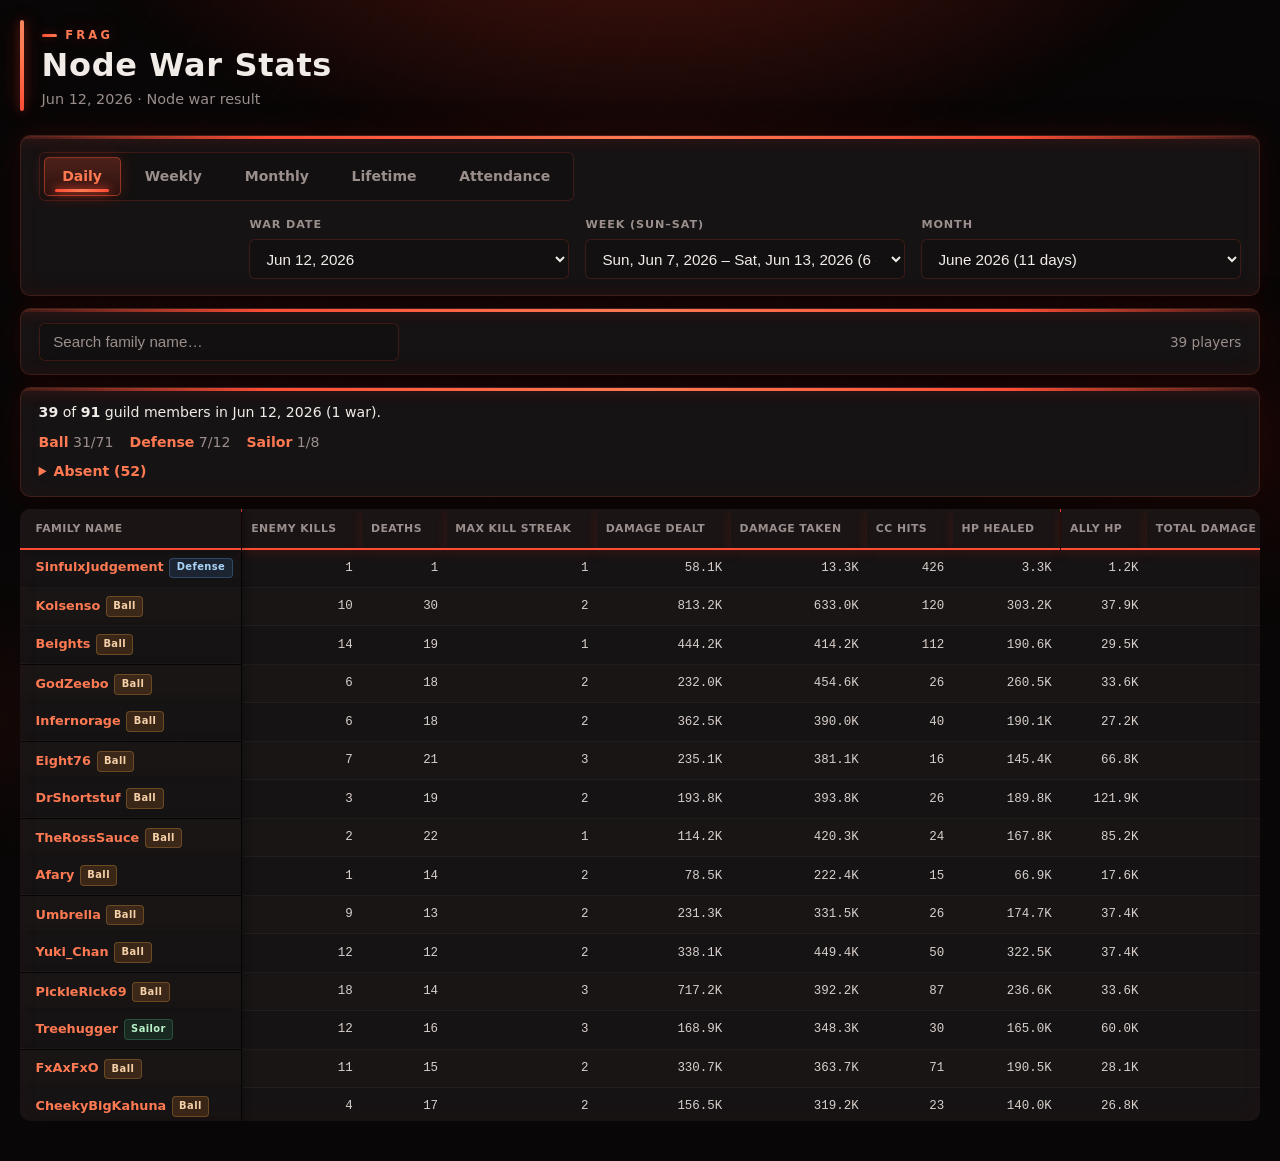
<file: index.html>
<!DOCTYPE html>
<html lang="en">
  <head>
    <meta charset="utf-8" />
    <meta name="viewport" content="width=device-width, initial-scale=1" />
    <title>FRAG · Node War Stats</title>
    <link rel="stylesheet" href="styles.css" />
  </head>
  <body>
    <div class="bg-pattern" aria-hidden="true"></div>
    <div class="led-ambient" aria-hidden="true"></div>

    <div class="wrap">
      <header class="site-header">
        <div class="brand">
          <div class="led-bar led-bar--brand" aria-hidden="true"></div>
          <div class="brand-text">
            <p class="brand-tag"><span class="brand-tag-led" aria-hidden="true"></span>FRAG</p>
            <h1>Node War Stats</h1>
            <p class="meta" id="header-meta">Node war result</p>
          </div>
        </div>
      </header>

      <section class="panel panel--controls" aria-label="View and period">
        <div class="tabs" role="tablist" aria-label="View mode">
          <button type="button" class="tab tab--active" data-view="daily" role="tab" aria-selected="true">
            Daily
          </button>
          <button type="button" class="tab" data-view="weekly" role="tab" aria-selected="false">
            Weekly
          </button>
          <button type="button" class="tab" data-view="monthly" role="tab" aria-selected="false">
            Monthly
          </button>
          <button type="button" class="tab" data-view="lifetime" role="tab" aria-selected="false">
            Lifetime
          </button>
          <button type="button" class="tab" data-view="attendance" role="tab" aria-selected="false">
            Attendance
          </button>
        </div>

        <div id="scope-row" class="scope-row">
          <div id="date-field" class="field">
            <label for="date-select">War date</label>
            <select id="date-select"></select>
          </div>
          <div id="week-field" class="field" hidden>
            <label for="week-select">Week (Sun–Sat)</label>
            <select id="week-select"></select>
          </div>
          <div id="month-field" class="field" hidden>
            <label for="month-select">Month</label>
            <select id="month-select"></select>
          </div>
        </div>
      </section>

      <section class="panel panel--toolbar" aria-label="Filters">
        <label class="search" for="search">
          <span class="visually-hidden">Filter by family name</span>
          <input
            type="search"
            id="search"
            placeholder="Search family name…"
            autocomplete="off"
          />
        </label>
        <span id="count" class="count"></span>
      </section>

      <div id="attendance-panel" class="attendance-panel panel" hidden></div>

      <section id="mvp-section" class="mvp-section panel" hidden aria-labelledby="mvp-heading">
        <div class="mvp-head">
          <h2 id="mvp-heading" class="mvp-title">Monthly MVP</h2>
          <p class="mvp-sub">
            Weighted score from monthly totals. Best in guild per category earns full credit.
          </p>
        </div>
        <div class="mvp-winner" id="mvp-winner"></div>
        <dl id="mvp-breakdown" class="mvp-breakdown"></dl>
        <ol id="mvp-leaderboard" class="mvp-leaderboard" aria-label="MVP score rankings"></ol>
      </section>

      <section id="defense-mvp-section" class="mvp-section mvp-section--defense panel" hidden aria-labelledby="defense-mvp-heading">
        <div class="mvp-head">
          <h2 id="defense-mvp-heading" class="mvp-title">Defense MVP</h2>
          <p class="mvp-sub">
            Defense team only. Weighted score from monthly totals. Best among Defense per category earns full credit.
          </p>
        </div>
        <div class="mvp-winner" id="defense-mvp-winner"></div>
        <dl id="defense-mvp-breakdown" class="mvp-breakdown"></dl>
        <ol id="defense-mvp-leaderboard" class="mvp-leaderboard" aria-label="Defense MVP score rankings"></ol>

        <div class="defense-wheel" id="defense-wheel-wrap">
          <h3 class="defense-wheel-title">Defense Gift Card Wheel</h3>
          <p class="defense-wheel-sub">
            Each node war adds one entry; siege (Saturday) adds two. More entries = more slices = better odds.
            Spin at month end to pick a gift card winner.
          </p>
          <p class="defense-wheel-tally" id="defense-wheel-tally"></p>
          <div class="defense-wheel-stage">
            <div class="defense-wheel-pointer" aria-hidden="true"></div>
            <canvas id="defense-wheel-canvas" width="320" height="320" aria-hidden="true"></canvas>
          </div>
          <button type="button" id="defense-wheel-spin" class="defense-wheel-spin-btn">Spin for gift card</button>
          <p class="defense-wheel-result" id="defense-wheel-result" hidden></p>
        </div>
      </section>

      <div class="table-scroll panel panel--table" role="region" aria-label="Node war statistics table">
        <table>
          <thead>
            <tr id="thead"></tr>
          </thead>
          <tbody id="tbody"></tbody>
          <tfoot id="tfoot"></tfoot>
        </table>
      </div>
    </div>

    <script src="guild.js"></script>
    <script src="data.js"></script>
    <script src="app.js"></script>
  </body>
</html>
</file>
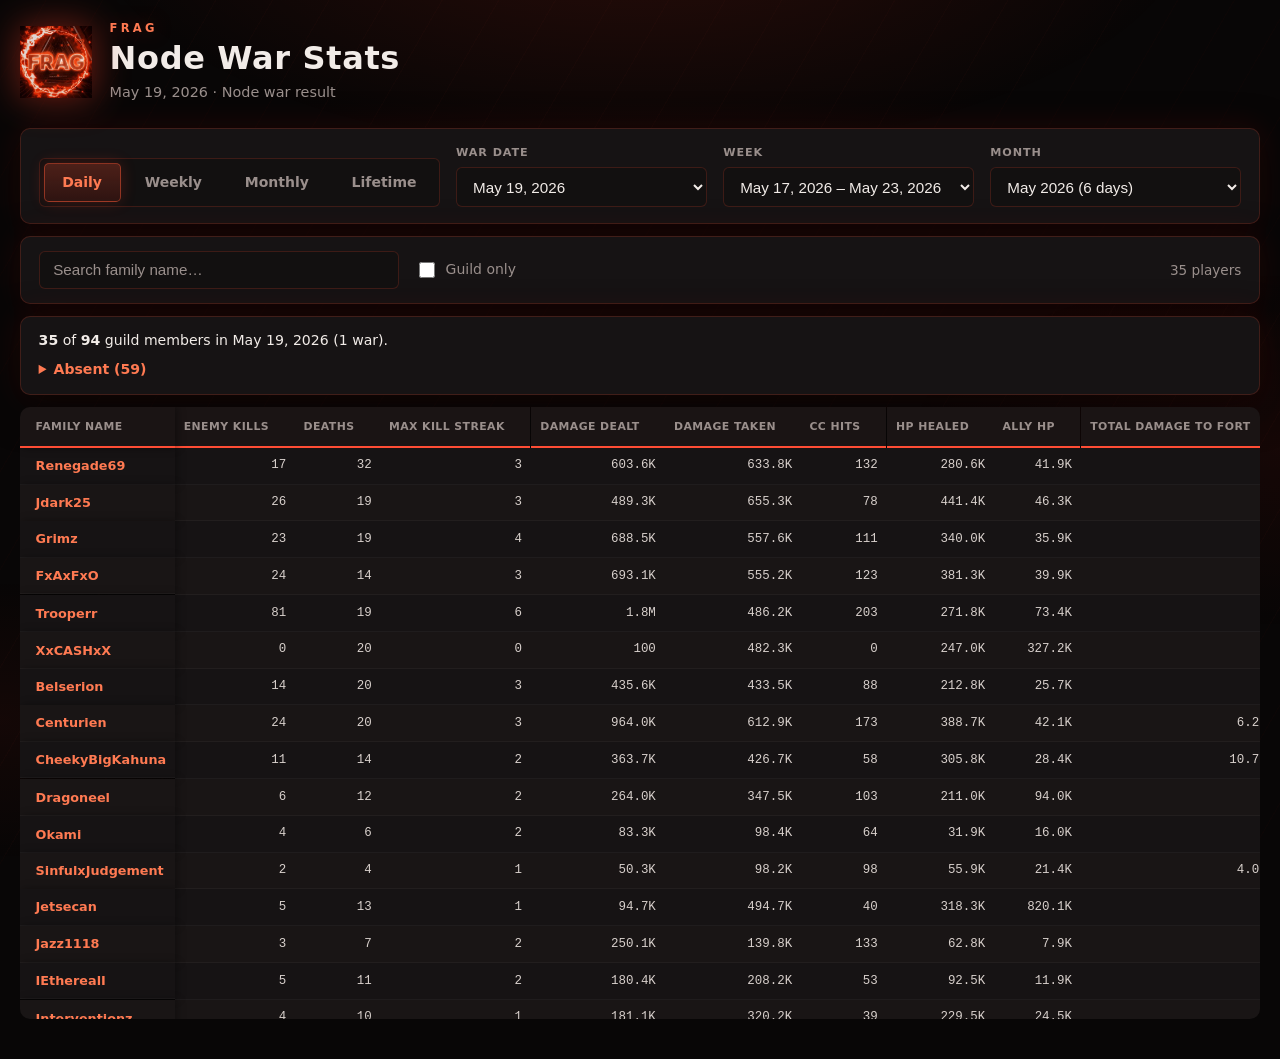
<file: node-war-stats-site/index.html>
<!DOCTYPE html>
<html lang="en">
  <head>
    <meta charset="utf-8" />
    <meta name="viewport" content="width=device-width, initial-scale=1" />
    <title>FRAG · Node War Stats</title>
    <link rel="stylesheet" href="styles.css" />
  </head>
  <body>
    <div class="bg-pattern" aria-hidden="true"></div>

    <div class="wrap">
      <header class="site-header">
        <div class="brand">
          <img
            class="brand-logo"
            src="assets/frag-logo.png"
            alt="FRAG"
            width="72"
            height="72"
          />
          <div class="brand-text">
            <p class="brand-tag">FRAG</p>
            <h1>Node War Stats</h1>
            <p class="meta" id="header-meta">Node war result</p>
          </div>
        </div>
      </header>

      <section class="panel panel--controls" aria-label="View and period">
        <div class="tabs" role="tablist" aria-label="View mode">
          <button type="button" class="tab tab--active" data-view="daily" role="tab" aria-selected="true">
            Daily
          </button>
          <button type="button" class="tab" data-view="weekly" role="tab" aria-selected="false">
            Weekly
          </button>
          <button type="button" class="tab" data-view="monthly" role="tab" aria-selected="false">
            Monthly
          </button>
          <button type="button" class="tab" data-view="lifetime" role="tab" aria-selected="false">
            Lifetime
          </button>
        </div>

        <div id="scope-row" class="scope-row">
          <div id="date-field" class="field">
            <label for="date-select">War date</label>
            <select id="date-select"></select>
          </div>
          <div id="week-field" class="field" hidden>
            <label for="week-select">Week</label>
            <select id="week-select"></select>
          </div>
          <div id="month-field" class="field" hidden>
            <label for="month-select">Month</label>
            <select id="month-select"></select>
          </div>
        </div>
      </section>

      <section class="panel panel--toolbar" aria-label="Filters">
        <label class="search" for="search">
          <span class="visually-hidden">Filter by family name</span>
          <input
            type="search"
            id="search"
            placeholder="Search family name…"
            autocomplete="off"
          />
        </label>
        <label class="guild-only-toggle">
          <input type="checkbox" id="guild-only" />
          <span>Guild only</span>
        </label>
        <span id="count" class="count"></span>
      </section>

      <div id="attendance-panel" class="attendance-panel panel" hidden></div>

      <section id="mvp-section" class="mvp-section panel" hidden aria-labelledby="mvp-heading">
        <div class="mvp-head">
          <h2 id="mvp-heading" class="mvp-title">Monthly MVP</h2>
          <p class="mvp-sub">
            Weighted score from monthly totals. Best in guild per category earns full credit.
          </p>
        </div>
        <div class="mvp-winner" id="mvp-winner"></div>
        <dl id="mvp-breakdown" class="mvp-breakdown"></dl>
        <ol id="mvp-leaderboard" class="mvp-leaderboard" aria-label="MVP score rankings"></ol>
      </section>

      <div class="table-scroll panel panel--table" role="region" aria-label="Node war statistics table">
        <table>
          <thead>
            <tr id="thead"></tr>
          </thead>
          <tbody id="tbody"></tbody>
          <tfoot id="tfoot"></tfoot>
        </table>
      </div>
    </div>

    <script src="guild.js"></script>
    <script src="data.js"></script>
    <script src="app.js"></script>
  </body>
</html>
</file>
<file: styles.css>
:root {
  --bg: #080606;
  --bg-elevated: #121010;
  --surface: #161314;
  --surface-hover: #1e1919;
  --border: rgba(255, 80, 50, 0.18);
  --border-strong: rgba(255, 90, 55, 0.45);
  --text: #f2ece8;
  --muted: #9a8f8c;
  --accent: #ff4d35;
  --accent-bright: #ff7a52;
  --accent-glow: rgba(255, 70, 40, 0.35);
  --accent-dim: rgba(255, 60, 40, 0.12);
  --accent-dim-strong: rgba(255, 60, 40, 0.22);
  --thead-bg: #1a1414;
  --sticky-col-body: #161314;
  --sticky-col-body-alt: #191515;
  --sticky-col-hover: #221a1a;
  --font: "Segoe UI", system-ui, -apple-system, BlinkMacSystemFont, sans-serif;
  --mono: ui-monospace, "SF Mono", "Cascadia Code", Menlo, monospace;
  --radius: 10px;
  --radius-sm: 6px;
  --shadow: 0 12px 40px rgba(0, 0, 0, 0.55);
  --shadow-glow: 0 0 32px rgba(255, 50, 30, 0.12);
  --led-bar-pulse: 2.4s;
}

@keyframes led-bar-pulse {
  0%,
  100% {
    opacity: 0.5;
    box-shadow:
      0 0 6px rgba(255, 50, 30, 0.25),
      0 0 14px rgba(255, 50, 30, 0.12);
  }
  50% {
    opacity: 1;
    box-shadow:
      0 0 4px #fff,
      0 0 12px var(--accent-bright),
      0 0 22px var(--accent),
      0 0 36px var(--accent-glow);
  }
}

@keyframes ambient-pulse {
  0%,
  100% {
    opacity: 0.35;
  }
  50% {
    opacity: 0.65;
  }
}


*,
*::before,
*::after {
  box-sizing: border-box;
}

body {
  margin: 0;
  min-height: 100vh;
  font-family: var(--font);
  background: var(--bg);
  color: var(--text);
  line-height: 1.5;
  -webkit-font-smoothing: antialiased;
}

.visually-hidden {
  position: absolute;
  width: 1px;
  height: 1px;
  padding: 0;
  margin: -1px;
  overflow: hidden;
  clip: rect(0, 0, 0, 0);
  white-space: nowrap;
  border: 0;
}

.bg-pattern {
  position: fixed;
  inset: 0;
  pointer-events: none;
  z-index: 0;
  background:
    radial-gradient(ellipse 80% 50% at 50% -10%, rgba(255, 55, 30, 0.14) 0%, transparent 55%),
    radial-gradient(ellipse 60% 40% at 100% 50%, rgba(255, 40, 20, 0.06) 0%, transparent 50%),
    radial-gradient(ellipse 50% 35% at 0% 80%, rgba(255, 50, 30, 0.05) 0%, transparent 45%),
    repeating-linear-gradient(
      -60deg,
      transparent,
      transparent 48px,
      rgba(255, 60, 40, 0.02) 48px,
      rgba(255, 60, 40, 0.02) 49px
    );
}

.bg-pattern::after {
  content: "";
  position: absolute;
  inset: 0;
  opacity: 0.35;
  background-image: url("data:image/svg+xml,%3Csvg xmlns='http://www.w3.org/2000/svg' width='24' height='24'%3E%3Cpath fill='%23ff4020' fill-opacity='0.15' d='M12 2v4M12 18v4M2 12h4M18 12h4'/%3E%3C/svg%3E");
  background-size: 48px 48px;
}

.led-ambient {
  position: fixed;
  inset: -20%;
  pointer-events: none;
  z-index: 0;
  background: radial-gradient(
    ellipse 55% 45% at 50% 0%,
    rgba(255, 55, 35, 0.18) 0%,
    transparent 65%
  );
  animation: ambient-pulse 5s ease-in-out infinite;
}

/* LED bars */
.led-bar {
  display: block;
  flex-shrink: 0;
  border-radius: 2px;
  background: linear-gradient(
    180deg,
    rgba(255, 140, 100, 0.95) 0%,
    var(--accent-bright) 35%,
    var(--accent) 100%
  );
  box-shadow:
    0 0 10px var(--accent-glow),
    0 0 20px rgba(255, 50, 30, 0.35);
  animation: led-bar-pulse var(--led-bar-pulse) ease-in-out infinite;
  will-change: opacity, box-shadow;
}

.led-bar--brand {
  width: 4px;
  align-self: stretch;
  min-height: 4.25rem;
}

.wrap {
  position: relative;
  z-index: 1;
  max-width: 1320px;
  margin: 0 auto;
  padding: 1.25rem 1.25rem 2.5rem;
}

/* Header */
.site-header {
  margin-bottom: 1.5rem;
}

.brand {
  display: flex;
  align-items: flex-start;
  gap: 1.1rem;
}

.brand-text {
  min-width: 0;
}

.brand-tag {
  display: inline-flex;
  align-items: center;
  gap: 0.5rem;
  margin: 0;
  font-size: 0.72rem;
  font-weight: 800;
  letter-spacing: 0.28em;
  text-transform: uppercase;
  color: var(--accent-bright);
  text-shadow: 0 0 20px var(--accent-glow);
}

.brand-tag-led {
  width: 1.35em;
  height: 3px;
  border-radius: 2px;
  flex-shrink: 0;
  background: linear-gradient(90deg, var(--accent), var(--accent-bright));
  box-shadow: 0 0 10px var(--accent-glow);
  animation: led-bar-pulse 2.8s ease-in-out infinite;
}

.brand-text h1 {
  margin: 0.15rem 0 0;
  font-size: clamp(1.5rem, 4vw, 2rem);
  font-weight: 700;
  letter-spacing: 0.02em;
  line-height: 1.15;
  color: var(--text);
}

.brand-text .meta {
  margin: 0.35rem 0 0;
  font-size: 0.9rem;
  color: var(--muted);
}

/* Panels */
.panel {
  position: relative;
  overflow: hidden;
  background: var(--surface);
  border: 1px solid var(--border);
  border-radius: var(--radius);
  box-shadow: var(--shadow), var(--shadow-glow);
}

.panel::before {
  content: "";
  position: absolute;
  top: 0;
  left: 0;
  right: 0;
  height: 3px;
  pointer-events: none;
  z-index: 2;
  border-radius: var(--radius) var(--radius) 0 0;
  background: linear-gradient(
    90deg,
    rgba(255, 60, 40, 0.15) 0%,
    var(--accent) 20%,
    var(--accent-bright) 50%,
    var(--accent) 80%,
    rgba(255, 60, 40, 0.15) 100%
  );
  box-shadow: 0 0 14px rgba(255, 50, 30, 0.35);
  animation: led-bar-pulse 2.2s ease-in-out infinite;
}

.panel::after {
  content: "";
  position: absolute;
  inset: 0;
  pointer-events: none;
  z-index: 1;
  border-radius: inherit;
  box-shadow:
    inset 0 1px 0 rgba(255, 120, 80, 0.12),
    inset 0 0 24px rgba(255, 50, 30, 0.04);
  animation: ambient-pulse 4s ease-in-out infinite;
}

.panel--controls {
  display: flex;
  flex-direction: column;
  gap: 1rem;
  padding: 1rem 1.1rem;
  margin-bottom: 0.75rem;
}

.panel--toolbar {
  display: flex;
  flex-wrap: wrap;
  align-items: center;
  gap: 0.75rem 1rem;
  padding: 0.85rem 1.1rem;
  margin-bottom: 0.75rem;
}

.panel--table {
  padding: 0;
  overflow: hidden;
}

/* Tabs */
.tabs {
  display: flex;
  flex-wrap: wrap;
  gap: 0.35rem;
  padding: 0.25rem;
  background: var(--bg-elevated);
  border-radius: var(--radius-sm);
  border: 1px solid var(--border);
}

.tab {
  cursor: pointer;
  font: inherit;
  font-size: 0.875rem;
  font-weight: 600;
  padding: 0.5rem 1.1rem;
  border-radius: 5px;
  border: 1px solid transparent;
  background: transparent;
  color: var(--muted);
  transition: color 0.15s, background 0.15s, border-color 0.15s, box-shadow 0.15s;
}

.tab:hover {
  color: var(--text);
  background: rgba(255, 255, 255, 0.04);
}

.tab--active {
  position: relative;
  background: linear-gradient(180deg, rgba(255, 80, 50, 0.25) 0%, rgba(255, 50, 30, 0.12) 100%);
  border-color: var(--border-strong);
  color: var(--accent-bright);
  box-shadow: 0 0 16px rgba(255, 55, 35, 0.2);
}

.tab--active::after {
  content: "";
  position: absolute;
  bottom: 3px;
  left: 14%;
  right: 14%;
  height: 3px;
  border-radius: 2px;
  background: linear-gradient(90deg, var(--accent), var(--accent-bright), var(--accent));
  box-shadow: 0 0 8px var(--accent), 0 0 14px var(--accent-glow);
  animation: led-bar-pulse 1.8s ease-in-out infinite;
}

.scope-row {
  display: flex;
  flex-wrap: wrap;
  gap: 1rem;
  align-items: flex-end;
}

.scope-row[hidden] {
  display: none !important;
}

.field {
  display: flex;
  flex-direction: column;
  gap: 0.35rem;
  flex: 1 1 200px;
  max-width: 320px;
}

.field label {
  font-size: 0.7rem;
  font-weight: 700;
  text-transform: uppercase;
  letter-spacing: 0.08em;
  color: var(--muted);
}

.field select {
  width: 100%;
  padding: 0.6rem 0.75rem;
  border: 1px solid var(--border);
  border-radius: var(--radius-sm);
  background: var(--bg-elevated);
  color: var(--text);
  font-size: 0.95rem;
  cursor: pointer;
  transition: border-color 0.15s, box-shadow 0.15s;
}

.field select:hover {
  border-color: var(--border-strong);
}

.field select:focus {
  outline: none;
  border-color: var(--accent);
  box-shadow: 0 0 0 3px var(--accent-dim);
}

/* Toolbar */
.search {
  flex: 1 1 200px;
  min-width: 0;
  max-width: 360px;
}

.search input {
  width: 100%;
  padding: 0.6rem 0.85rem;
  border: 1px solid var(--border);
  border-radius: var(--radius-sm);
  background: var(--bg-elevated);
  color: var(--text);
  font-size: 0.95rem;
  transition: border-color 0.15s, box-shadow 0.15s;
}

.search input::placeholder {
  color: var(--muted);
}

.search input:focus {
  outline: none;
  border-color: var(--accent);
  box-shadow: 0 0 0 3px var(--accent-dim);
}

.guild-only-toggle {
  display: flex;
  align-items: center;
  gap: 0.5rem;
  font-size: 0.875rem;
  font-weight: 500;
  color: var(--muted);
  cursor: pointer;
  user-select: none;
  white-space: nowrap;
}

.guild-only-toggle input {
  width: 1rem;
  height: 1rem;
  accent-color: var(--accent);
}

.guild-only-toggle:hover {
  color: var(--text);
}

.count {
  margin-left: auto;
  font-size: 0.85rem;
  font-weight: 500;
  color: var(--muted);
  font-variant-numeric: tabular-nums;
}

/* Attendance */
.attendance-panel {
  padding: 0.85rem 1.1rem;
  margin-bottom: 0.75rem;
  font-size: 0.88rem;
}

.attendance-panel[hidden] {
  display: none !important;
}

.attendance-summary {
  margin: 0;
  color: var(--text);
}

.attendance-teams {
  display: flex;
  flex-wrap: wrap;
  gap: 0.65rem 1rem;
  margin: 0.55rem 0 0;
  color: var(--muted);
}

.attendance-team-stat strong {
  color: var(--accent-bright);
  font-weight: 600;
}

.attendance-guests {
  color: var(--muted);
}

.attendance-all {
  margin: 0.5rem 0 0;
  color: var(--muted);
}

.attendance-missing {
  margin-top: 0.5rem;
}

.attendance-missing summary {
  cursor: pointer;
  color: var(--accent-bright);
  font-weight: 600;
}

.attendance-missing-list {
  margin: 0.45rem 0 0;
  color: var(--muted);
  line-height: 1.5;
}

.attendance-missing-team {
  margin: 0.35rem 0 0;
}

.attendance-missing-team:first-child {
  margin-top: 0;
}

.attendance-missing-team strong {
  color: var(--accent-bright);
}

/* MVP */
.mvp-section {
  padding: 1.15rem 1.15rem 1rem;
  margin-bottom: 0.75rem;
  border-color: var(--border-strong);
  background: linear-gradient(160deg, var(--surface) 0%, #140f0f 100%);
}

.mvp-section[hidden] {
  display: none !important;
}

.mvp-head {
  margin-bottom: 1rem;
}

.mvp-title {
  margin: 0;
  font-size: 1rem;
  font-weight: 700;
  letter-spacing: 0.06em;
  text-transform: uppercase;
  color: var(--accent-bright);
}

.mvp-sub {
  margin: 0.4rem 0 0;
  font-size: 0.82rem;
  color: var(--muted);
  max-width: 48ch;
}

.mvp-winner {
  text-align: center;
  padding: 1.1rem 0.85rem;
  margin-bottom: 1rem;
  border-radius: var(--radius-sm);
  background: var(--accent-dim);
  border: 1px solid var(--border-strong);
  box-shadow: inset 0 0 24px rgba(255, 50, 30, 0.08);
}

.mvp-winner-label {
  margin: 0;
  font-size: 0.68rem;
  font-weight: 800;
  text-transform: uppercase;
  letter-spacing: 0.14em;
  color: var(--accent);
}

.mvp-winner-name {
  margin: 0.2rem 0 0;
  font-size: clamp(1.35rem, 4vw, 1.75rem);
  font-weight: 800;
  letter-spacing: 0.02em;
  text-shadow: 0 0 24px var(--accent-glow);
}

.mvp-winner-score {
  margin: 0.35rem 0 0;
  font-size: 1rem;
  font-variant-numeric: tabular-nums;
  font-family: var(--mono);
  color: var(--accent-bright);
}

.mvp-breakdown {
  display: grid;
  grid-template-columns: repeat(auto-fill, minmax(130px, 1fr));
  gap: 0.45rem 0.65rem;
  margin: 0 0 1rem;
  padding: 0;
}

.mvp-breakdown > div {
  margin: 0;
  padding: 0.5rem 0.6rem;
  border-radius: var(--radius-sm);
  background: var(--bg-elevated);
  border: 1px solid var(--border);
}

.mvp-breakdown dt {
  margin: 0;
  font-size: 0.65rem;
  font-weight: 700;
  text-transform: uppercase;
  letter-spacing: 0.05em;
  color: var(--muted);
}

.mvp-breakdown dd {
  margin: 0.15rem 0 0;
  font-size: 0.85rem;
  font-variant-numeric: tabular-nums;
  font-family: var(--mono);
}

.mvp-breakdown dd.mvp-weight {
  font-size: 0.95rem;
  font-weight: 700;
  color: var(--accent-bright);
}

.mvp-leaderboard {
  list-style: none;
  margin: 0;
  padding: 0;
  display: flex;
  flex-direction: column;
  gap: 0.3rem;
}

.mvp-rank-item {
  display: grid;
  grid-template-columns: 2rem 1fr auto;
  align-items: center;
  gap: 0.5rem;
  padding: 0.5rem 0.65rem;
  border-radius: var(--radius-sm);
  background: var(--bg-elevated);
  border: 1px solid transparent;
  font-size: 0.88rem;
}

.mvp-rank-item--first {
  border-color: var(--border-strong);
  background: var(--accent-dim-strong);
}

.mvp-rank-num {
  font-variant-numeric: tabular-nums;
  font-family: var(--mono);
  font-weight: 600;
  color: var(--muted);
  text-align: right;
}

.mvp-rank-name {
  font-weight: 600;
  overflow: hidden;
  text-overflow: ellipsis;
  white-space: nowrap;
}

.mvp-rank-score {
  font-variant-numeric: tabular-nums;
  font-family: var(--mono);
  font-size: 0.82rem;
  color: var(--muted);
}

.mvp-rank-item--first .mvp-rank-score {
  color: var(--accent-bright);
}

.mvp-section--defense {
  border-color: rgba(80, 140, 200, 0.35);
  background: linear-gradient(160deg, var(--surface) 0%, #0f1218 100%);
}

.mvp-section--defense .mvp-title {
  color: #a8d4f5;
}

.mvp-section--defense .mvp-winner {
  background: rgba(50, 100, 160, 0.12);
  border-color: rgba(80, 140, 200, 0.35);
  box-shadow: inset 0 0 24px rgba(80, 140, 200, 0.08);
}

.mvp-section--defense .mvp-winner-label {
  color: #7eb8e8;
}

.mvp-section--defense .mvp-winner-score,
.mvp-section--defense .mvp-breakdown dd.mvp-weight {
  color: #a8d4f5;
}

.mvp-section--defense .mvp-rank-item--first {
  border-color: rgba(80, 140, 200, 0.45);
  background: rgba(50, 100, 160, 0.16);
}

.mvp-section--defense .mvp-rank-item--first .mvp-rank-score {
  color: #a8d4f5;
}

.defense-wheel {
  margin-top: 1.25rem;
  padding-top: 1.15rem;
  border-top: 1px solid rgba(80, 140, 200, 0.25);
  text-align: center;
}

.defense-wheel-title {
  margin: 0;
  font-size: 0.88rem;
  font-weight: 700;
  letter-spacing: 0.06em;
  text-transform: uppercase;
  color: #a8d4f5;
}

.defense-wheel-sub {
  margin: 0.35rem 0 0.85rem;
  font-size: 0.82rem;
  color: var(--muted);
  max-width: 52ch;
  margin-left: auto;
  margin-right: auto;
}

.defense-wheel-tally {
  margin: 0 0 0.85rem;
  padding: 0.55rem 0.75rem;
  border-radius: var(--radius-sm);
  background: rgba(50, 100, 160, 0.12);
  border: 1px solid rgba(80, 140, 200, 0.22);
  font-size: 0.78rem;
  line-height: 1.45;
  color: #c8dff5;
  text-align: left;
}

.defense-wheel-stage {
  position: relative;
  display: inline-block;
  margin: 0 auto;
}

.defense-wheel-pointer {
  position: absolute;
  top: -4px;
  left: 50%;
  transform: translateX(-50%);
  width: 0;
  height: 0;
  border-left: 12px solid transparent;
  border-right: 12px solid transparent;
  border-top: 22px solid #a8d4f5;
  filter: drop-shadow(0 2px 6px rgba(0, 0, 0, 0.45));
  z-index: 2;
}

#defense-wheel-canvas {
  display: block;
  border-radius: 50%;
  box-shadow:
    0 0 0 3px rgba(80, 140, 200, 0.35),
    0 10px 28px rgba(0, 0, 0, 0.45);
}

.defense-wheel-spin-btn {
  margin-top: 1rem;
  padding: 0.65rem 1.6rem;
  border: 1px solid rgba(80, 140, 200, 0.45);
  border-radius: var(--radius-sm);
  background: rgba(50, 100, 160, 0.22);
  color: #a8d4f5;
  font: inherit;
  font-size: 0.9rem;
  font-weight: 700;
  letter-spacing: 0.04em;
  cursor: pointer;
  transition: background 0.15s ease, border-color 0.15s ease, transform 0.15s ease;
}

.defense-wheel-spin-btn:hover:not(:disabled) {
  background: rgba(50, 100, 160, 0.34);
  border-color: rgba(168, 212, 245, 0.55);
}

.defense-wheel-spin-btn:active:not(:disabled) {
  transform: scale(0.98);
}

.defense-wheel-spin-btn:disabled {
  opacity: 0.45;
  cursor: not-allowed;
}

.defense-wheel-result {
  margin: 0.85rem 0 0;
  font-size: 1rem;
  color: var(--text);
}

.defense-wheel-result strong {
  color: #a8d4f5;
  font-size: 1.15rem;
}

/* Table */
.table-scroll {
  overflow: auto;
  max-height: min(68vh, calc(100vh - 12rem));
  border: none;
  border-radius: var(--radius);
  background: transparent;
  box-shadow: none;
  -webkit-overflow-scrolling: touch;
}

.panel--table .table-scroll {
  border-radius: var(--radius);
}

table {
  width: 100%;
  min-width: max-content;
  border-collapse: separate;
  border-spacing: 0;
  font-size: 0.8rem;
}

thead th {
  position: sticky;
  top: 0;
  z-index: 2;
  background: var(--thead-bg);
  border-bottom: 2px solid var(--accent);
  box-shadow: 0 2px 12px rgba(255, 50, 30, 0.15);
  padding: 0;
  vertical-align: bottom;
  white-space: nowrap;
  font-size: 0.68rem;
  text-transform: uppercase;
  letter-spacing: 0.04em;
}

thead th:first-child {
  position: sticky;
  left: 0;
  top: 0;
  z-index: 4;
  background: var(--thead-bg);
  box-shadow: 2px 0 8px rgba(0, 0, 0, 0.4);
}

thead th:not(:first-child) {
  z-index: 3;
}

.th-sort-btn {
  display: flex;
  align-items: center;
  gap: 0.35rem;
  width: 100%;
  margin: 0;
  padding: 0.7rem 0.55rem;
  border: none;
  background: transparent;
  color: var(--muted);
  font: inherit;
  font-size: inherit;
  font-weight: 700;
  text-transform: inherit;
  letter-spacing: inherit;
  cursor: pointer;
  white-space: nowrap;
  transition: color 0.12s;
}

.th-sort-btn:hover,
.th-sort-btn:focus-visible {
  color: var(--text);
}

.th-sort-btn:focus-visible {
  outline: 2px solid var(--accent);
  outline-offset: -2px;
}

.th--text .th-sort-btn {
  justify-content: flex-start;
  text-align: left;
}

.th--num .th-sort-btn {
  justify-content: flex-end;
  text-align: right;
}

thead th.th--text:first-child .th-sort-btn {
  padding-left: 1rem;
  min-width: 8.5rem;
}

.sort-ind {
  flex-shrink: 0;
  font-size: 0.6rem;
  color: var(--accent-bright);
  line-height: 1;
  min-width: 0.7rem;
}

tbody td {
  padding: 0.52rem 0.55rem;
  border-bottom: 1px solid rgba(255, 255, 255, 0.04);
  vertical-align: middle;
  background: var(--sticky-col-body);
}

tbody tr:nth-child(even) td {
  background: var(--sticky-col-body-alt);
}

tbody td:first-child {
  position: sticky;
  left: 0;
  z-index: 1;
  padding-left: 1rem;
  font-weight: 600;
  color: var(--accent-bright);
  background: var(--sticky-col-body);
  box-shadow: 2px 0 8px rgba(0, 0, 0, 0.35);
}

tbody tr:nth-child(even) td:first-child {
  background: var(--sticky-col-body-alt);
}

tbody tr:hover td {
  background: var(--accent-dim);
}

tbody tr:hover td:first-child {
  background: var(--sticky-col-hover);
}

tbody td.num,
tbody td.str {
  text-align: right;
  font-variant-numeric: tabular-nums;
  font-family: var(--mono);
  font-size: 0.78rem;
  color: #d8d0cc;
}

.attendance-cell--present {
  color: var(--accent-bright);
  font-weight: 700;
}

.attendance-cell--zero {
  color: var(--muted);
  opacity: 0.55;
}

.guest-tag {
  margin-left: 0.35rem;
  padding: 0.12rem 0.4rem;
  border-radius: 4px;
  font-size: 0.62rem;
  font-weight: 700;
  text-transform: uppercase;
  letter-spacing: 0.05em;
  color: var(--muted);
  background: rgba(0, 0, 0, 0.35);
  border: 1px solid var(--border);
}

.player-name {
  margin-right: 0.35rem;
}

.player-team {
  display: inline-block;
  padding: 0.12rem 0.4rem;
  border-radius: 4px;
  font-size: 0.62rem;
  font-weight: 700;
  letter-spacing: 0.04em;
  vertical-align: middle;
  border: 1px solid transparent;
}

.player-team--ball {
  color: #f5d0a8;
  background: rgba(180, 110, 40, 0.22);
  border-color: rgba(200, 140, 60, 0.35);
}

.player-team--defense {
  color: #a8d4f5;
  background: rgba(50, 100, 160, 0.22);
  border-color: rgba(80, 140, 200, 0.35);
}

.player-team--sailor {
  color: #b8f0c8;
  background: rgba(40, 120, 80, 0.22);
  border-color: rgba(70, 160, 110, 0.35);
}

tbody tr.row--guest td:first-child {
  color: var(--muted);
}

tfoot td {
  padding: 0.6rem 0.55rem;
  border-top: 2px solid var(--accent);
  border-bottom: none;
  vertical-align: middle;
  background: #1c1515;
  font-weight: 600;
  font-size: 0.72rem;
  color: var(--muted);
}

tfoot td:first-child {
  position: sticky;
  left: 0;
  z-index: 1;
  padding-left: 1rem;
  font-weight: 700;
  color: var(--accent-bright);
  background: #1c1515;
  box-shadow: 2px 0 8px rgba(0, 0, 0, 0.4);
}

tfoot td.num,
tfoot td.str {
  text-align: right;
  font-variant-numeric: tabular-nums;
  font-family: var(--mono);
  font-size: 0.78rem;
}

.empty {
  text-align: center;
  padding: 2.5rem 1rem;
  color: var(--muted);
  font-size: 0.9rem;
}

@media (prefers-reduced-motion: reduce) {
  .led-bar,
  .led-ambient,
  .panel::before,
  .panel::after,
  .brand-tag-led,
  .tab--active::after {
    animation: none;
  }

  .led-bar,
  .brand-tag-led {
    opacity: 0.9;
    box-shadow: 0 0 10px var(--accent-glow);
  }
}

@media (max-width: 720px) {
  .wrap {
    padding: 1rem 0.85rem 2rem;
  }

  .brand {
    flex-direction: column;
    align-items: center;
    text-align: center;
  }

  .led-bar--brand {
    width: 100%;
    min-height: 0;
    height: 4px;
    align-self: center;
  }

  .panel--toolbar {
    flex-direction: column;
    align-items: stretch;
  }

  .search {
    max-width: none;
  }

  .count {
    margin-left: 0;
  }

  .tabs {
    justify-content: stretch;
  }

  .tab {
    flex: 1 1 auto;
    text-align: center;
    padding-left: 0.5rem;
    padding-right: 0.5rem;
  }

  .field {
    max-width: none;
  }
}

@media (min-width: 900px) {
  .panel--controls {
    flex-direction: row;
    flex-wrap: wrap;
    align-items: flex-end;
    justify-content: space-between;
  }

  .tabs {
    flex: 0 0 auto;
  }

  .scope-row {
    flex: 1 1 auto;
    justify-content: flex-end;
  }
}
</file>
<file: node-war-stats-site/styles.css>
:root {
  --bg: #080606;
  --bg-elevated: #121010;
  --surface: #161314;
  --surface-hover: #1e1919;
  --border: rgba(255, 80, 50, 0.18);
  --border-strong: rgba(255, 90, 55, 0.45);
  --text: #f2ece8;
  --muted: #9a8f8c;
  --accent: #ff4d35;
  --accent-bright: #ff7a52;
  --accent-glow: rgba(255, 70, 40, 0.35);
  --accent-dim: rgba(255, 60, 40, 0.12);
  --accent-dim-strong: rgba(255, 60, 40, 0.22);
  --thead-bg: #1a1414;
  --sticky-col-body: #161314;
  --sticky-col-body-alt: #191515;
  --sticky-col-hover: #221a1a;
  --font: "Segoe UI", system-ui, -apple-system, BlinkMacSystemFont, sans-serif;
  --mono: ui-monospace, "SF Mono", "Cascadia Code", Menlo, monospace;
  --radius: 10px;
  --radius-sm: 6px;
  --shadow: 0 12px 40px rgba(0, 0, 0, 0.55);
  --shadow-glow: 0 0 32px rgba(255, 50, 30, 0.12);
}

*,
*::before,
*::after {
  box-sizing: border-box;
}

body {
  margin: 0;
  min-height: 100vh;
  font-family: var(--font);
  background: var(--bg);
  color: var(--text);
  line-height: 1.5;
  -webkit-font-smoothing: antialiased;
}

.visually-hidden {
  position: absolute;
  width: 1px;
  height: 1px;
  padding: 0;
  margin: -1px;
  overflow: hidden;
  clip: rect(0, 0, 0, 0);
  white-space: nowrap;
  border: 0;
}

.bg-pattern {
  position: fixed;
  inset: 0;
  pointer-events: none;
  z-index: 0;
  background:
    radial-gradient(ellipse 80% 50% at 50% -10%, rgba(255, 55, 30, 0.14) 0%, transparent 55%),
    radial-gradient(ellipse 60% 40% at 100% 50%, rgba(255, 40, 20, 0.06) 0%, transparent 50%),
    radial-gradient(ellipse 50% 35% at 0% 80%, rgba(255, 50, 30, 0.05) 0%, transparent 45%),
    repeating-linear-gradient(
      -60deg,
      transparent,
      transparent 48px,
      rgba(255, 60, 40, 0.02) 48px,
      rgba(255, 60, 40, 0.02) 49px
    );
}

.bg-pattern::after {
  content: "";
  position: absolute;
  inset: 0;
  opacity: 0.35;
  background-image: url("data:image/svg+xml,%3Csvg xmlns='http://www.w3.org/2000/svg' width='24' height='24'%3E%3Cpath fill='%23ff4020' fill-opacity='0.15' d='M12 2v4M12 18v4M2 12h4M18 12h4'/%3E%3C/svg%3E");
  background-size: 48px 48px;
}

.wrap {
  position: relative;
  z-index: 1;
  max-width: 1320px;
  margin: 0 auto;
  padding: 1.25rem 1.25rem 2.5rem;
}

/* Header */
.site-header {
  margin-bottom: 1.5rem;
}

.brand {
  display: flex;
  align-items: center;
  gap: 1.1rem;
}

.brand-logo {
  width: 72px;
  height: 72px;
  object-fit: contain;
  filter: drop-shadow(0 0 18px rgba(255, 60, 35, 0.45));
  flex-shrink: 0;
}

.brand-text {
  min-width: 0;
}

.brand-tag {
  margin: 0;
  font-size: 0.72rem;
  font-weight: 800;
  letter-spacing: 0.28em;
  text-transform: uppercase;
  color: var(--accent-bright);
  text-shadow: 0 0 20px var(--accent-glow);
}

.brand-text h1 {
  margin: 0.15rem 0 0;
  font-size: clamp(1.5rem, 4vw, 2rem);
  font-weight: 700;
  letter-spacing: 0.02em;
  line-height: 1.15;
  color: var(--text);
}

.brand-text .meta {
  margin: 0.35rem 0 0;
  font-size: 0.9rem;
  color: var(--muted);
}

/* Panels */
.panel {
  background: var(--surface);
  border: 1px solid var(--border);
  border-radius: var(--radius);
  box-shadow: var(--shadow), var(--shadow-glow);
}

.panel--controls {
  display: flex;
  flex-direction: column;
  gap: 1rem;
  padding: 1rem 1.1rem;
  margin-bottom: 0.75rem;
}

.panel--toolbar {
  display: flex;
  flex-wrap: wrap;
  align-items: center;
  gap: 0.75rem 1rem;
  padding: 0.85rem 1.1rem;
  margin-bottom: 0.75rem;
}

.panel--table {
  padding: 0;
  overflow: hidden;
}

/* Tabs */
.tabs {
  display: flex;
  flex-wrap: wrap;
  gap: 0.35rem;
  padding: 0.25rem;
  background: var(--bg-elevated);
  border-radius: var(--radius-sm);
  border: 1px solid var(--border);
}

.tab {
  cursor: pointer;
  font: inherit;
  font-size: 0.875rem;
  font-weight: 600;
  padding: 0.5rem 1.1rem;
  border-radius: 5px;
  border: 1px solid transparent;
  background: transparent;
  color: var(--muted);
  transition: color 0.15s, background 0.15s, border-color 0.15s, box-shadow 0.15s;
}

.tab:hover {
  color: var(--text);
  background: rgba(255, 255, 255, 0.04);
}

.tab--active {
  background: linear-gradient(180deg, rgba(255, 80, 50, 0.25) 0%, rgba(255, 50, 30, 0.12) 100%);
  border-color: var(--border-strong);
  color: var(--accent-bright);
  box-shadow: 0 0 16px rgba(255, 55, 35, 0.2);
}

.scope-row {
  display: flex;
  flex-wrap: wrap;
  gap: 1rem;
  align-items: flex-end;
}

.scope-row[hidden] {
  display: none !important;
}

.field {
  display: flex;
  flex-direction: column;
  gap: 0.35rem;
  flex: 1 1 200px;
  max-width: 320px;
}

.field label {
  font-size: 0.7rem;
  font-weight: 700;
  text-transform: uppercase;
  letter-spacing: 0.08em;
  color: var(--muted);
}

.field select {
  width: 100%;
  padding: 0.6rem 0.75rem;
  border: 1px solid var(--border);
  border-radius: var(--radius-sm);
  background: var(--bg-elevated);
  color: var(--text);
  font-size: 0.95rem;
  cursor: pointer;
  transition: border-color 0.15s, box-shadow 0.15s;
}

.field select:hover {
  border-color: var(--border-strong);
}

.field select:focus {
  outline: none;
  border-color: var(--accent);
  box-shadow: 0 0 0 3px var(--accent-dim);
}

/* Toolbar */
.search {
  flex: 1 1 200px;
  min-width: 0;
  max-width: 360px;
}

.search input {
  width: 100%;
  padding: 0.6rem 0.85rem;
  border: 1px solid var(--border);
  border-radius: var(--radius-sm);
  background: var(--bg-elevated);
  color: var(--text);
  font-size: 0.95rem;
  transition: border-color 0.15s, box-shadow 0.15s;
}

.search input::placeholder {
  color: var(--muted);
}

.search input:focus {
  outline: none;
  border-color: var(--accent);
  box-shadow: 0 0 0 3px var(--accent-dim);
}

.guild-only-toggle {
  display: flex;
  align-items: center;
  gap: 0.5rem;
  font-size: 0.875rem;
  font-weight: 500;
  color: var(--muted);
  cursor: pointer;
  user-select: none;
  white-space: nowrap;
}

.guild-only-toggle input {
  width: 1rem;
  height: 1rem;
  accent-color: var(--accent);
}

.guild-only-toggle:hover {
  color: var(--text);
}

.count {
  margin-left: auto;
  font-size: 0.85rem;
  font-weight: 500;
  color: var(--muted);
  font-variant-numeric: tabular-nums;
}

/* Attendance */
.attendance-panel {
  padding: 0.85rem 1.1rem;
  margin-bottom: 0.75rem;
  font-size: 0.88rem;
}

.attendance-panel[hidden] {
  display: none !important;
}

.attendance-summary {
  margin: 0;
  color: var(--text);
}

.attendance-guests {
  color: var(--muted);
}

.attendance-all {
  margin: 0.5rem 0 0;
  color: var(--muted);
}

.attendance-missing {
  margin-top: 0.5rem;
}

.attendance-missing summary {
  cursor: pointer;
  color: var(--accent-bright);
  font-weight: 600;
}

.attendance-missing-list {
  margin: 0.45rem 0 0;
  color: var(--muted);
  line-height: 1.5;
}

/* MVP */
.mvp-section {
  padding: 1.15rem 1.15rem 1rem;
  margin-bottom: 0.75rem;
  border-color: var(--border-strong);
  background: linear-gradient(160deg, var(--surface) 0%, #140f0f 100%);
}

.mvp-section[hidden] {
  display: none !important;
}

.mvp-head {
  margin-bottom: 1rem;
}

.mvp-title {
  margin: 0;
  font-size: 1rem;
  font-weight: 700;
  letter-spacing: 0.06em;
  text-transform: uppercase;
  color: var(--accent-bright);
}

.mvp-sub {
  margin: 0.4rem 0 0;
  font-size: 0.82rem;
  color: var(--muted);
  max-width: 48ch;
}

.mvp-winner {
  text-align: center;
  padding: 1.1rem 0.85rem;
  margin-bottom: 1rem;
  border-radius: var(--radius-sm);
  background: var(--accent-dim);
  border: 1px solid var(--border-strong);
  box-shadow: inset 0 0 24px rgba(255, 50, 30, 0.08);
}

.mvp-winner-label {
  margin: 0;
  font-size: 0.68rem;
  font-weight: 800;
  text-transform: uppercase;
  letter-spacing: 0.14em;
  color: var(--accent);
}

.mvp-winner-name {
  margin: 0.2rem 0 0;
  font-size: clamp(1.35rem, 4vw, 1.75rem);
  font-weight: 800;
  letter-spacing: 0.02em;
  text-shadow: 0 0 24px var(--accent-glow);
}

.mvp-winner-score {
  margin: 0.35rem 0 0;
  font-size: 1rem;
  font-variant-numeric: tabular-nums;
  font-family: var(--mono);
  color: var(--accent-bright);
}

.mvp-breakdown {
  display: grid;
  grid-template-columns: repeat(auto-fill, minmax(130px, 1fr));
  gap: 0.45rem 0.65rem;
  margin: 0 0 1rem;
  padding: 0;
}

.mvp-breakdown > div {
  margin: 0;
  padding: 0.5rem 0.6rem;
  border-radius: var(--radius-sm);
  background: var(--bg-elevated);
  border: 1px solid var(--border);
}

.mvp-breakdown dt {
  margin: 0;
  font-size: 0.65rem;
  font-weight: 700;
  text-transform: uppercase;
  letter-spacing: 0.05em;
  color: var(--muted);
}

.mvp-breakdown dd {
  margin: 0.15rem 0 0;
  font-size: 0.85rem;
  font-variant-numeric: tabular-nums;
  font-family: var(--mono);
}

.mvp-breakdown dd.mvp-weight {
  font-size: 0.95rem;
  font-weight: 700;
  color: var(--accent-bright);
}

.mvp-leaderboard {
  list-style: none;
  margin: 0;
  padding: 0;
  display: flex;
  flex-direction: column;
  gap: 0.3rem;
}

.mvp-rank-item {
  display: grid;
  grid-template-columns: 2rem 1fr auto;
  align-items: center;
  gap: 0.5rem;
  padding: 0.5rem 0.65rem;
  border-radius: var(--radius-sm);
  background: var(--bg-elevated);
  border: 1px solid transparent;
  font-size: 0.88rem;
}

.mvp-rank-item--first {
  border-color: var(--border-strong);
  background: var(--accent-dim-strong);
}

.mvp-rank-num {
  font-variant-numeric: tabular-nums;
  font-family: var(--mono);
  font-weight: 600;
  color: var(--muted);
  text-align: right;
}

.mvp-rank-name {
  font-weight: 600;
  overflow: hidden;
  text-overflow: ellipsis;
  white-space: nowrap;
}

.mvp-rank-score {
  font-variant-numeric: tabular-nums;
  font-family: var(--mono);
  font-size: 0.82rem;
  color: var(--muted);
}

.mvp-rank-item--first .mvp-rank-score {
  color: var(--accent-bright);
}

/* Table */
.table-scroll {
  overflow: auto;
  max-height: min(68vh, calc(100vh - 12rem));
  border: none;
  border-radius: var(--radius);
  background: transparent;
  box-shadow: none;
  -webkit-overflow-scrolling: touch;
}

.panel--table .table-scroll {
  border-radius: var(--radius);
}

table {
  width: 100%;
  min-width: max-content;
  border-collapse: separate;
  border-spacing: 0;
  font-size: 0.8rem;
}

thead th {
  position: sticky;
  top: 0;
  z-index: 2;
  background: var(--thead-bg);
  border-bottom: 2px solid var(--accent);
  padding: 0;
  vertical-align: bottom;
  white-space: nowrap;
  font-size: 0.68rem;
  text-transform: uppercase;
  letter-spacing: 0.04em;
}

thead th:first-child {
  position: sticky;
  left: 0;
  top: 0;
  z-index: 4;
  background: var(--thead-bg);
  box-shadow: 2px 0 8px rgba(0, 0, 0, 0.4);
}

thead th:not(:first-child) {
  z-index: 3;
}

.th-sort-btn {
  display: flex;
  align-items: center;
  gap: 0.35rem;
  width: 100%;
  margin: 0;
  padding: 0.7rem 0.55rem;
  border: none;
  background: transparent;
  color: var(--muted);
  font: inherit;
  font-size: inherit;
  font-weight: 700;
  text-transform: inherit;
  letter-spacing: inherit;
  cursor: pointer;
  white-space: nowrap;
  transition: color 0.12s;
}

.th-sort-btn:hover,
.th-sort-btn:focus-visible {
  color: var(--text);
}

.th-sort-btn:focus-visible {
  outline: 2px solid var(--accent);
  outline-offset: -2px;
}

.th--text .th-sort-btn {
  justify-content: flex-start;
  text-align: left;
}

.th--num .th-sort-btn {
  justify-content: flex-end;
  text-align: right;
}

thead th.th--text:first-child .th-sort-btn {
  padding-left: 1rem;
  min-width: 8.5rem;
}

.sort-ind {
  flex-shrink: 0;
  font-size: 0.6rem;
  color: var(--accent-bright);
  line-height: 1;
  min-width: 0.7rem;
}

tbody td {
  padding: 0.52rem 0.55rem;
  border-bottom: 1px solid rgba(255, 255, 255, 0.04);
  vertical-align: middle;
  background: var(--sticky-col-body);
}

tbody tr:nth-child(even) td {
  background: var(--sticky-col-body-alt);
}

tbody td:first-child {
  position: sticky;
  left: 0;
  z-index: 1;
  padding-left: 1rem;
  font-weight: 600;
  color: var(--accent-bright);
  background: var(--sticky-col-body);
  box-shadow: 2px 0 8px rgba(0, 0, 0, 0.35);
}

tbody tr:nth-child(even) td:first-child {
  background: var(--sticky-col-body-alt);
}

tbody tr:hover td {
  background: var(--accent-dim);
}

tbody tr:hover td:first-child {
  background: var(--sticky-col-hover);
}

tbody td.num,
tbody td.str {
  text-align: right;
  font-variant-numeric: tabular-nums;
  font-family: var(--mono);
  font-size: 0.78rem;
  color: #d8d0cc;
}

.guest-tag {
  margin-left: 0.35rem;
  padding: 0.12rem 0.4rem;
  border-radius: 4px;
  font-size: 0.62rem;
  font-weight: 700;
  text-transform: uppercase;
  letter-spacing: 0.05em;
  color: var(--muted);
  background: rgba(0, 0, 0, 0.35);
  border: 1px solid var(--border);
  vertical-align: middle;
}

tbody tr.row--guest td:first-child {
  color: var(--muted);
}

tfoot td {
  padding: 0.6rem 0.55rem;
  border-top: 2px solid var(--accent);
  border-bottom: none;
  vertical-align: middle;
  background: #1c1515;
  font-weight: 600;
  font-size: 0.72rem;
  color: var(--muted);
}

tfoot td:first-child {
  position: sticky;
  left: 0;
  z-index: 1;
  padding-left: 1rem;
  font-weight: 700;
  color: var(--accent-bright);
  background: #1c1515;
  box-shadow: 2px 0 8px rgba(0, 0, 0, 0.4);
}

tfoot td.num,
tfoot td.str {
  text-align: right;
  font-variant-numeric: tabular-nums;
  font-family: var(--mono);
  font-size: 0.78rem;
}

.empty {
  text-align: center;
  padding: 2.5rem 1rem;
  color: var(--muted);
  font-size: 0.9rem;
}

@media (max-width: 720px) {
  .wrap {
    padding: 1rem 0.85rem 2rem;
  }

  .brand {
    flex-direction: column;
    text-align: center;
    gap: 0.75rem;
  }

  .brand-logo {
    width: 64px;
    height: 64px;
  }

  .panel--toolbar {
    flex-direction: column;
    align-items: stretch;
  }

  .search {
    max-width: none;
  }

  .count {
    margin-left: 0;
  }

  .tabs {
    justify-content: stretch;
  }

  .tab {
    flex: 1 1 auto;
    text-align: center;
    padding-left: 0.5rem;
    padding-right: 0.5rem;
  }

  .field {
    max-width: none;
  }
}

@media (min-width: 900px) {
  .panel--controls {
    flex-direction: row;
    flex-wrap: wrap;
    align-items: flex-end;
    justify-content: space-between;
  }

  .tabs {
    flex: 0 0 auto;
  }

  .scope-row {
    flex: 1 1 auto;
    justify-content: flex-end;
  }
}
</file>
